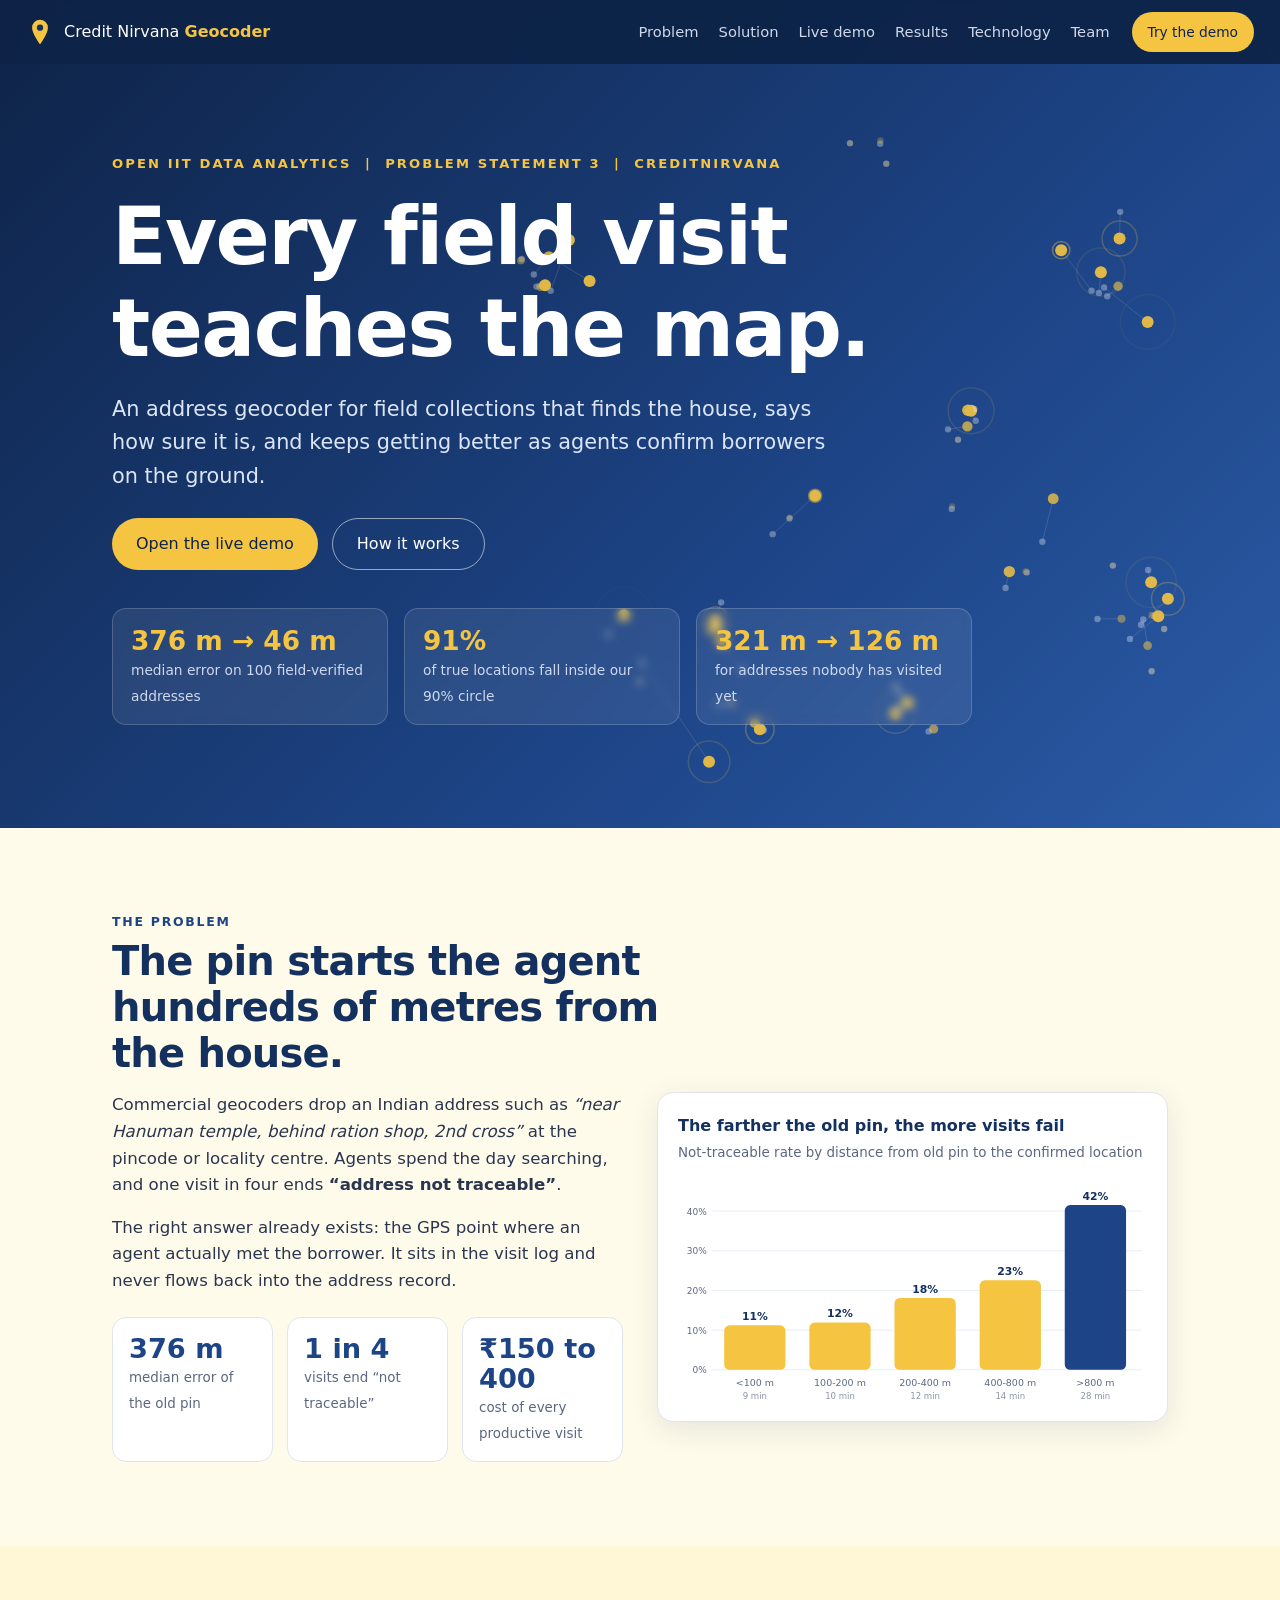
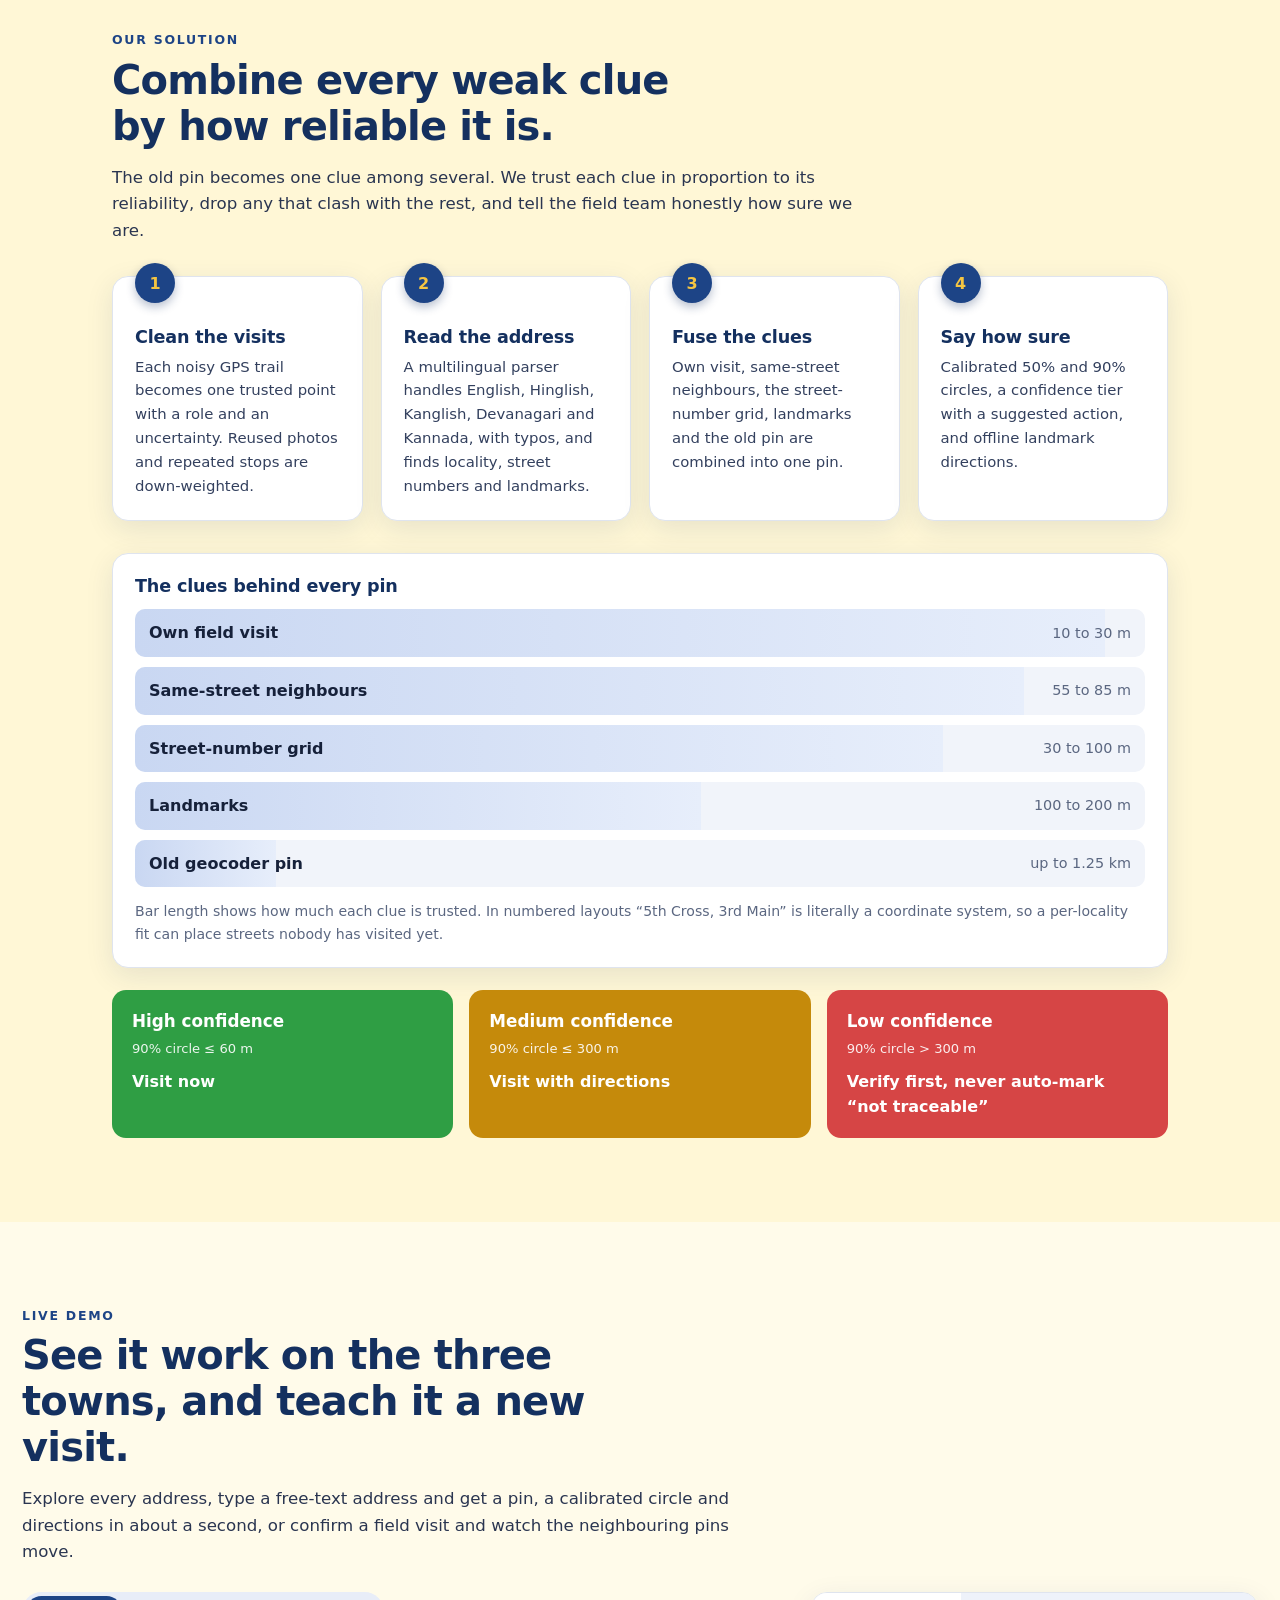
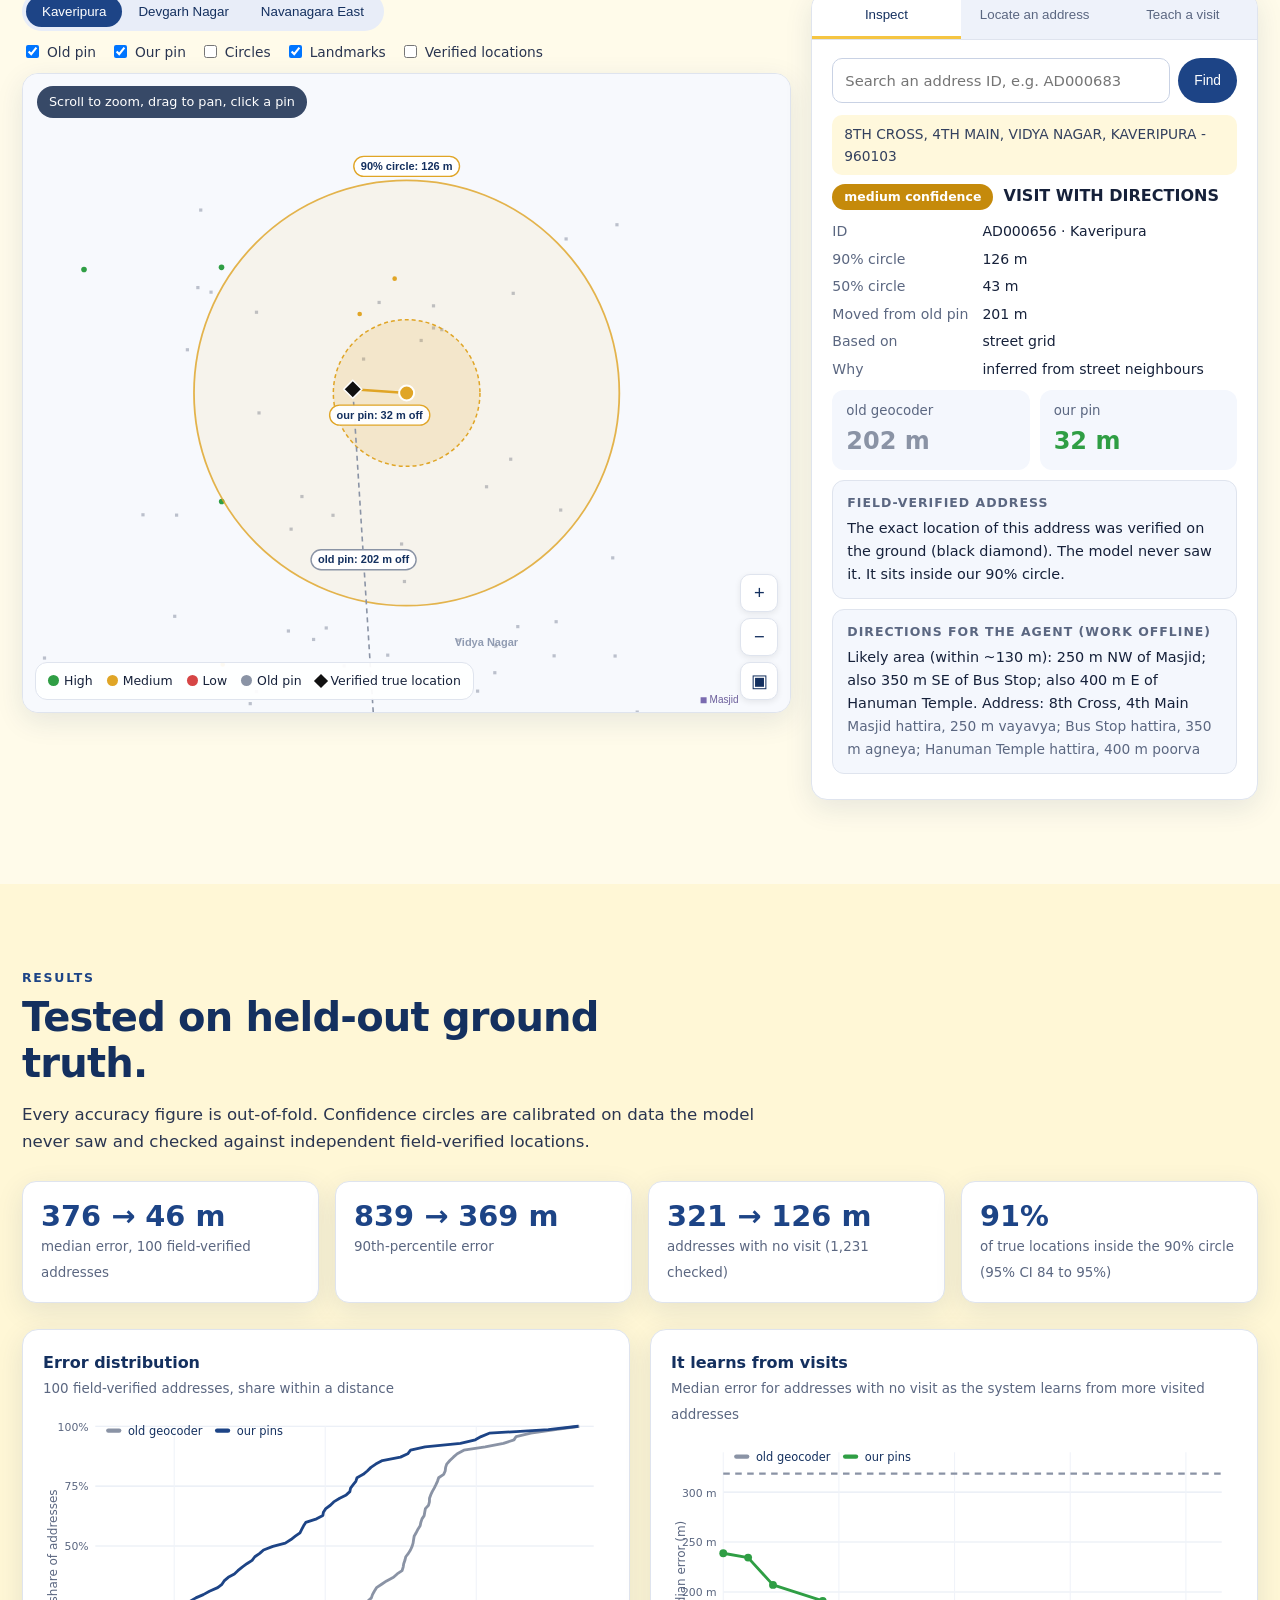
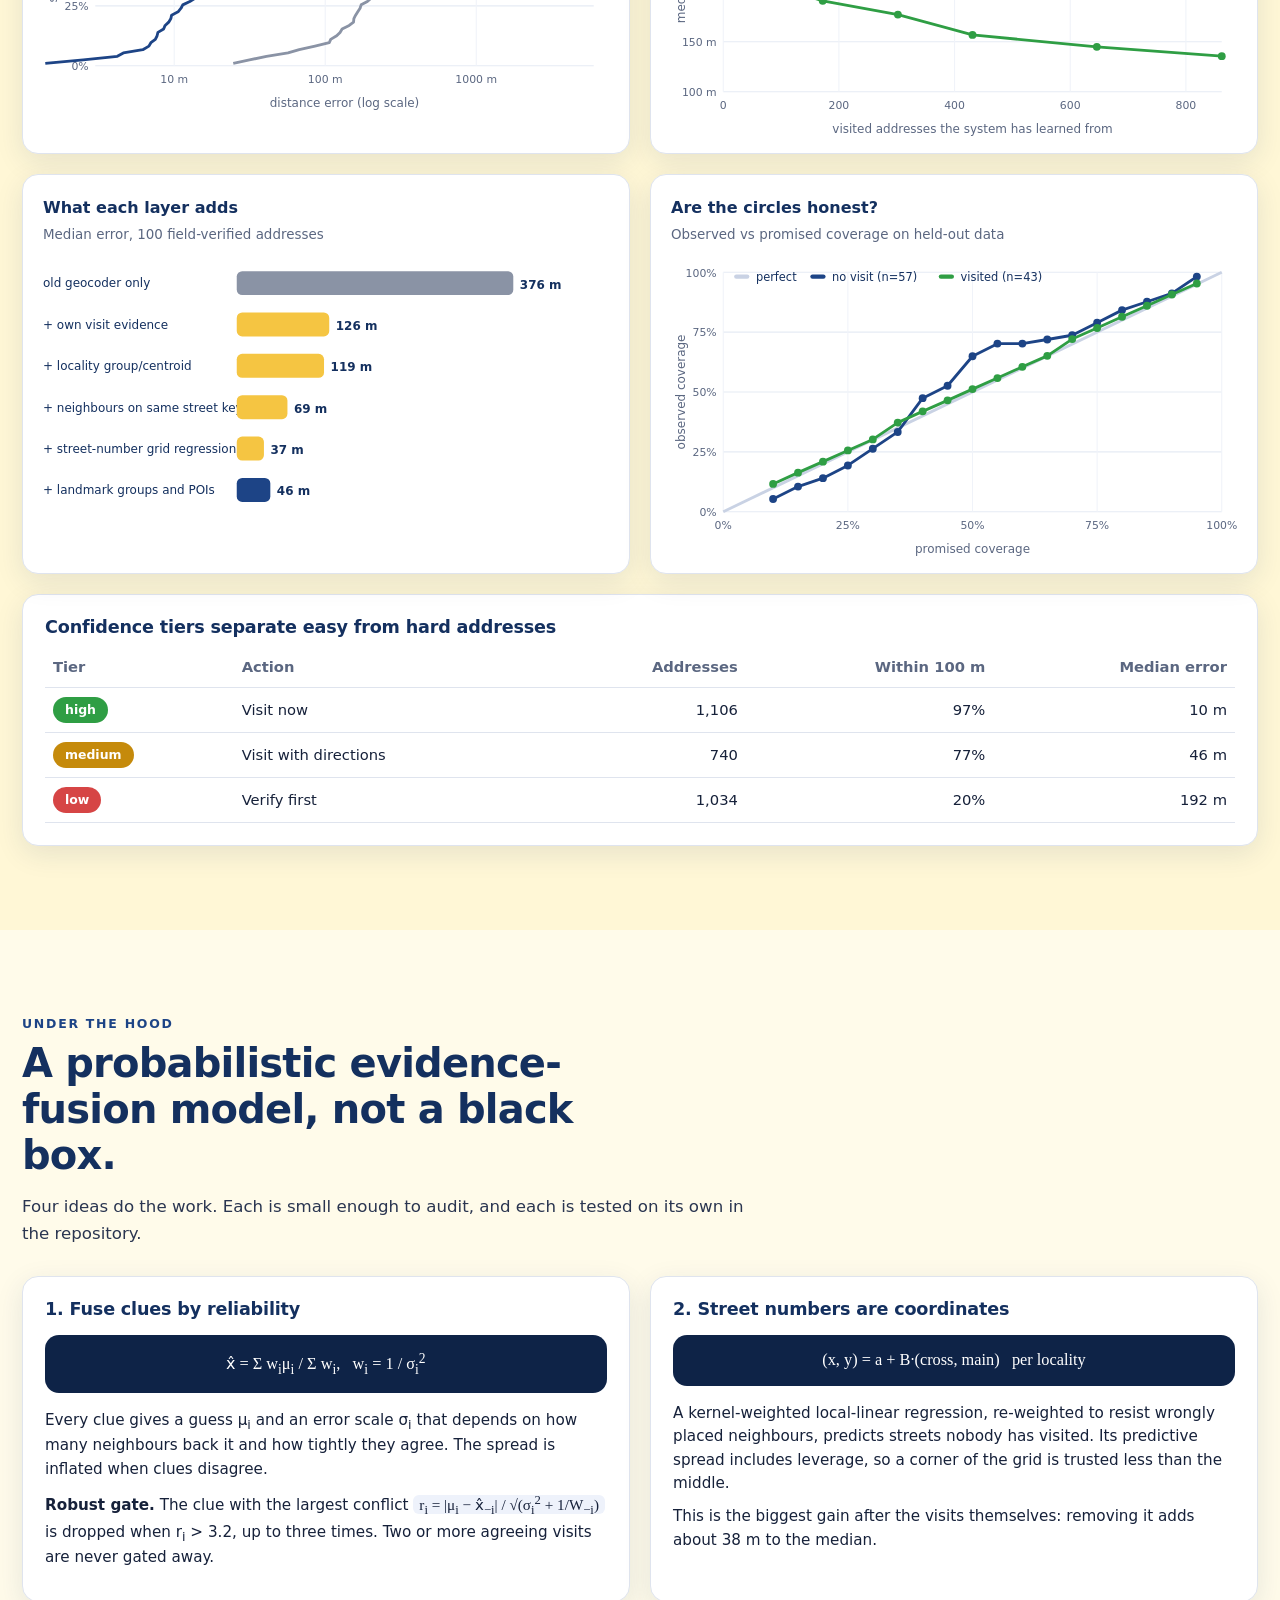
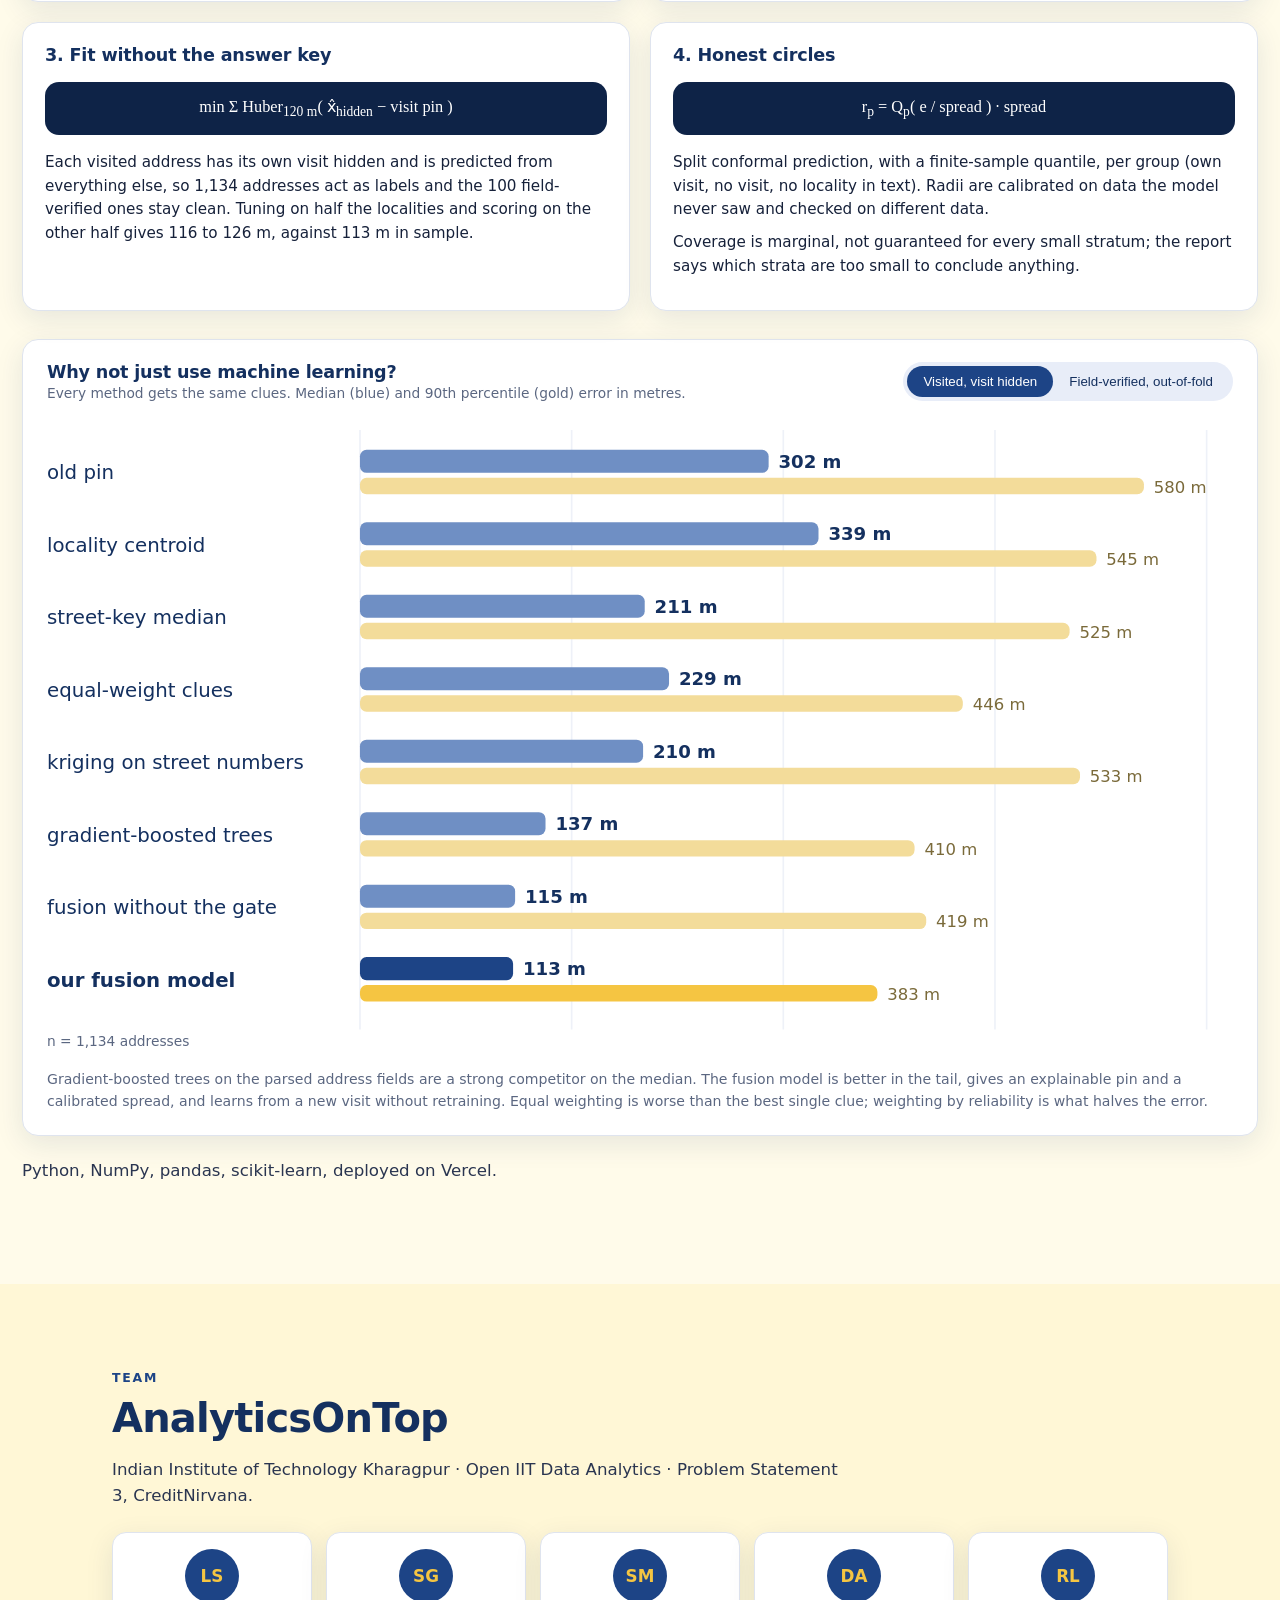
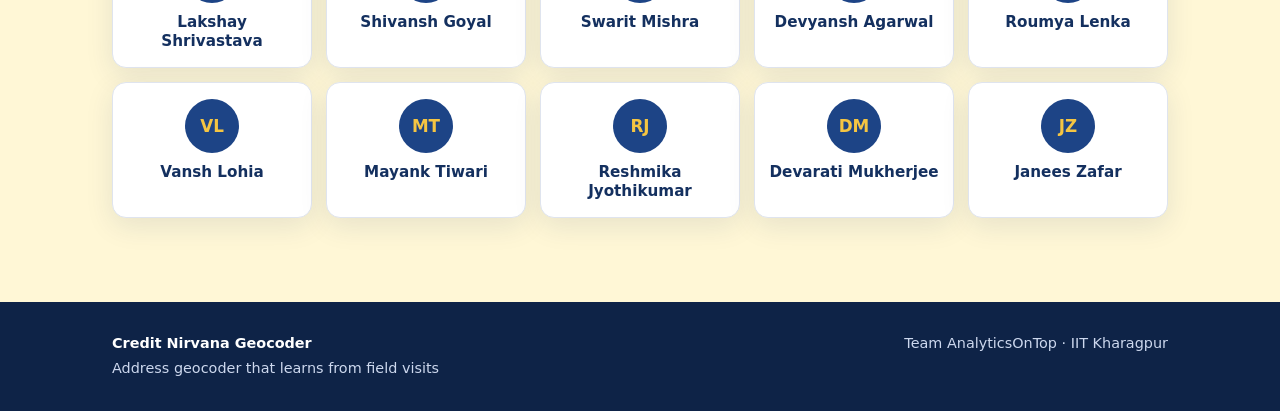
<file: web/public/index.html>
<!doctype html>
<html lang="en">
<head>
<meta charset="utf-8">
<meta name="viewport" content="width=device-width,initial-scale=1">
<title>Credit Nirvana Geocoder | Team AnalyticsOnTop</title>
<meta name="description" content="An address geocoder that learns from field visits: calibrated pins, confidence radii and offline directions for field collections.">
<link rel="icon" href="data:image/svg+xml,%3Csvg xmlns='http://www.w3.org/2000/svg' viewBox='0 0 32 32'%3E%3Cpath d='M16 2a9 9 0 0 0-9 9c0 7 9 19 9 19s9-12 9-19a9 9 0 0 0-9-9z' fill='%231d4486'/%3E%3Ccircle cx='16' cy='11' r='3.6' fill='%23f5c542'/%3E%3C/svg%3E">
<link rel="stylesheet" href="styles.css">
</head>
<body>

<header class="nav" id="top">
  <a class="brand" href="#top" aria-label="Credit Nirvana Geocoder">
    <svg viewBox="0 0 32 32" width="28" height="28" aria-hidden="true"><path d="M16 2a9 9 0 0 0-9 9c0 7 9 19 9 19s9-12 9-19a9 9 0 0 0-9-9z" fill="#f5c542"/><circle cx="16" cy="11" r="3.6" fill="#14305f"/></svg>
    <span>Credit Nirvana <b>Geocoder</b></span>
  </a>
  <nav class="links" aria-label="Sections">
    <a href="#problem">Problem</a><a href="#solution">Solution</a><a href="#demo">Live demo</a><a href="#results">Results</a><a href="#tech">Technology</a><a href="#team">Team</a>
  </nav>
  <a class="btn gold small" href="#demo">Try the demo</a>
</header>

<main>
<!-- ============================================================ HERO -->
<section class="hero">
  <canvas id="heroCanvas" aria-hidden="true"></canvas>
  <div class="hero-inner">
    <p class="eyebrow">Open IIT Data Analytics &nbsp;|&nbsp; Problem Statement 3 &nbsp;|&nbsp; CreditNirvana</p>
    <h1>Every field visit<br>teaches the map.</h1>
    <p class="lead">An address geocoder for field collections that finds the house, says how sure it is, and keeps getting better as agents confirm borrowers on the ground.</p>
    <div class="cta">
      <a class="btn gold" href="#demo">Open the live demo</a>
      <a class="btn ghost" href="#solution">How it works</a>
    </div>
    <ul class="kpis" id="heroKpis">
      <li><b>376 m &rarr; 46 m</b><span>median error on 100 field-verified addresses</span></li>
      <li><b>91%</b><span>of true locations fall inside our 90% circle</span></li>
      <li><b>321 m &rarr; 126 m</b><span>for addresses nobody has visited yet</span></li>
    </ul>
  </div>
</section>

<!-- ============================================================ PROBLEM -->
<section id="problem" class="section">
  <div class="wrap">
    <p class="kicker">The problem</p>
    <h2>The pin starts the agent hundreds of metres from the house.</h2>
    <div class="two">
      <div>
        <p class="body">Commercial geocoders drop an Indian address such as <em>&ldquo;near Hanuman temple, behind ration shop, 2nd cross&rdquo;</em> at the pincode or locality centre. Agents spend the day searching, and one visit in four ends <b>&ldquo;address not traceable&rdquo;</b>.</p>
        <p class="body">The right answer already exists: the GPS point where an agent actually met the borrower. It sits in the visit log and never flows back into the address record.</p>
        <div class="stat-row">
          <div class="stat"><b>376 m</b><span>median error of the old pin</span></div>
          <div class="stat"><b>1 in 4</b><span>visits end &ldquo;not traceable&rdquo;</span></div>
          <div class="stat"><b>&#8377;150 to 400</b><span>cost of every productive visit</span></div>
        </div>
      </div>
      <figure class="card chart-card">
        <figcaption><b>The farther the old pin, the more visits fail</b><span>Not-traceable rate by distance from old pin to the confirmed location</span></figcaption>
        <div id="chartImpact" class="chart"></div>
      </figure>
    </div>
  </div>
</section>

<!-- ============================================================ SOLUTION -->
<section id="solution" class="section tint">
  <div class="wrap">
    <p class="kicker">Our solution</p>
    <h2>Combine every weak clue by how reliable it is.</h2>
    <p class="body narrow">The old pin becomes one clue among several. We trust each clue in proportion to its reliability, drop any that clash with the rest, and tell the field team honestly how sure we are.</p>

    <div class="steps">
      <article class="card step"><span class="num">1</span><h3>Clean the visits</h3><p>Each noisy GPS trail becomes one trusted point with a role and an uncertainty. Reused photos and repeated stops are down-weighted.</p></article>
      <article class="card step"><span class="num">2</span><h3>Read the address</h3><p>A multilingual parser handles English, Hinglish, Kanglish, Devanagari and Kannada, with typos, and finds locality, street numbers and landmarks.</p></article>
      <article class="card step"><span class="num">3</span><h3>Fuse the clues</h3><p>Own visit, same-street neighbours, the street-number grid, landmarks and the old pin are combined into one pin.</p></article>
      <article class="card step"><span class="num">4</span><h3>Say how sure</h3><p>Calibrated 50% and 90% circles, a confidence tier with a suggested action, and offline landmark directions.</p></article>
    </div>

    <div class="clues card">
      <h3>The clues behind every pin</h3>
      <div class="clue-grid">
        <div class="clue"><i style="--w:96%"></i><b>Own field visit</b><span>10 to 30 m</span></div>
        <div class="clue"><i style="--w:88%"></i><b>Same-street neighbours</b><span>55 to 85 m</span></div>
        <div class="clue"><i style="--w:80%"></i><b>Street-number grid</b><span>30 to 100 m</span></div>
        <div class="clue"><i style="--w:56%"></i><b>Landmarks</b><span>100 to 200 m</span></div>
        <div class="clue"><i style="--w:14%"></i><b>Old geocoder pin</b><span>up to 1.25 km</span></div>
      </div>
      <p class="note">Bar length shows how much each clue is trusted. In numbered layouts &ldquo;5th Cross, 3rd Main&rdquo; is literally a coordinate system, so a per-locality fit can place streets nobody has visited yet.</p>
    </div>

    <div class="tiers">
      <div class="tier t-h"><b>High confidence</b><span>90% circle &le; 60 m</span><p>Visit now</p></div>
      <div class="tier t-m"><b>Medium confidence</b><span>90% circle &le; 300 m</span><p>Visit with directions</p></div>
      <div class="tier t-l"><b>Low confidence</b><span>90% circle &gt; 300 m</span><p>Verify first, never auto-mark &ldquo;not traceable&rdquo;</p></div>
    </div>
  </div>
</section>

<!-- ============================================================ LIVE DEMO -->
<section id="demo" class="section">
  <div class="wrap wide">
    <p class="kicker">Live demo</p>
    <h2>See it work on the three towns, and teach it a new visit.</h2>
    <p class="body narrow">Explore every address, type a free-text address and get a pin, a calibrated circle and directions in about a second, or confirm a field visit and watch the neighbouring pins move.</p>

    <div class="demo">
      <div class="map-col">
        <div class="map-bar">
          <div class="seg" id="townTabs" role="tablist" aria-label="Town"></div>
          <div class="toggles">
            <label><input type="checkbox" id="lOld" checked> Old pin</label>
            <label><input type="checkbox" id="lNew" checked> Our pin</label>
            <label><input type="checkbox" id="lCirc"> Circles</label>
            <label><input type="checkbox" id="lLm" checked> Landmarks</label>
            <label title="100 addresses whose exact location was verified on the ground. The model never sees it; it is used only to grade the pins."><input type="checkbox" id="lTruth"> Verified locations</label>
          </div>
        </div>
        <div class="map-wrap">
          <canvas id="map" tabindex="0" aria-label="Interactive map of addresses"></canvas>
          <div class="map-hint" id="mapHint">Scroll to zoom, drag to pan, click a pin</div>
          <div class="legend">
            <span><i class="d g"></i>High</span><span><i class="d a"></i>Medium</span><span><i class="d r"></i>Low</span>
            <span><i class="d o"></i>Old pin</span><span><i class="dm"></i>Verified true location</span>
          </div>
          <div class="mapbtns"><button id="zoomIn" aria-label="Zoom in">+</button><button id="zoomOut" aria-label="Zoom out">&minus;</button><button id="zoomFit" aria-label="Fit to town" title="Fit to town">&#9635;</button></div>
        </div>
      </div>

      <aside class="panel card">
        <div class="tabs" role="tablist">
          <button class="tab on" data-tab="inspect" role="tab">Inspect</button>
          <button class="tab" data-tab="locate" role="tab">Locate an address</button>
          <button class="tab" data-tab="teach" role="tab">Teach a visit</button>
        </div>

        <div class="tabpane on" id="pane-inspect">
          <div class="search"><input id="searchId" type="search" placeholder="Search an address ID, e.g. AD000683" aria-label="Search address ID"><button class="btn small" id="searchGo">Find</button></div>
          <div id="inspectBody"></div>
        </div>

        <div class="tabpane" id="pane-locate">
          <p class="muted">Type any address in the supplied towns. The commercial geocoder would drop it at the locality centre; we do better.</p>
          <label class="field">Town
            <select id="locTown"></select>
          </label>
          <label class="field">Address
            <textarea id="locText" rows="3" maxlength="300" placeholder="e.g. 159/2, 3rd Cross, 8th Main, opposite PDS Shop, Vidya Nagar, Kaveripura - 960104"></textarea>
          </label>
          <div class="chips" id="locExamples"></div>
          <button class="btn gold block" id="locGo">Locate</button>
          <div id="locBody" aria-live="polite"></div>
        </div>

        <div class="tabpane" id="pane-teach">
          <p class="muted">Confirm the borrower at a spot and see every unvisited neighbour on the same street re-estimate, with no retraining.</p>
          <div class="chips" id="teachScenarios"></div>
          <p class="muted small" id="teachPick">Or select an address in <b>Inspect</b>, then click the map to place the visit.</p>
          <button class="btn gold block" id="teachGo" disabled>Log this visit</button>
          <div id="teachBody" aria-live="polite"></div>
        </div>
      </aside>
    </div>
  </div>
</section>

<!-- ============================================================ RESULTS -->
<section id="results" class="section tint">
  <div class="wrap wide">
    <p class="kicker">Results</p>
    <h2>Tested on held-out ground truth.</h2>
    <p class="body narrow">Every accuracy figure is out-of-fold. Confidence circles are calibrated on data the model never saw and checked against independent field-verified locations.</p>
    <div class="metric-row" id="metricRow"></div>
    <div class="grid2">
      <figure class="card chart-card"><figcaption><b>Error distribution</b><span>100 field-verified addresses, share within a distance</span></figcaption><div id="chartCdf" class="chart"></div></figure>
      <figure class="card chart-card"><figcaption><b>It learns from visits</b><span>Median error for addresses with no visit as the system learns from more visited addresses</span></figcaption><div id="chartLearn" class="chart"></div></figure>
      <figure class="card chart-card"><figcaption><b>What each layer adds</b><span>Median error, 100 field-verified addresses</span></figcaption><div id="chartAblation" class="chart"></div></figure>
      <figure class="card chart-card"><figcaption><b>Are the circles honest?</b><span>Observed vs promised coverage on held-out data</span></figcaption><div id="chartRel" class="chart"></div></figure>
    </div>
    <div class="card tier-card"><h3>Confidence tiers separate easy from hard addresses</h3><div id="tierTable"></div></div>
  </div>
</section>

<!-- ============================================================ TECHNOLOGY -->
<section id="tech" class="section">
  <div class="wrap wide">
    <p class="kicker">Under the hood</p>
    <h2>A probabilistic evidence-fusion model, not a black box.</h2>
    <p class="body narrow">Four ideas do the work. Each is small enough to audit, and each is tested on its own in the repository.</p>
    <div class="tech-grid">
      <article class="card tech">
        <h3>1. Fuse clues by reliability</h3>
        <div class="formula">x&#770; = &Sigma; w<sub>i</sub>&mu;<sub>i</sub> / &Sigma; w<sub>i</sub>, &nbsp; w<sub>i</sub> = 1 / &sigma;<sub>i</sub><sup>2</sup></div>
        <p>Every clue gives a guess &mu;<sub>i</sub> and an error scale &sigma;<sub>i</sub> that depends on how many neighbours back it and how tightly they agree. The spread is inflated when clues disagree.</p>
        <p><b>Robust gate.</b> The clue with the largest conflict <span class="mono">r<sub>i</sub> = |&mu;<sub>i</sub> &minus; x&#770;<sub>&minus;i</sub>| / &radic;(&sigma;<sub>i</sub><sup>2</sup> + 1/W<sub>&minus;i</sub>)</span> is dropped when r<sub>i</sub> &gt; 3.2, up to three times. Two or more agreeing visits are never gated away.</p>
      </article>
      <article class="card tech">
        <h3>2. Street numbers are coordinates</h3>
        <div class="formula">(x, y) = a + B&middot;(cross, main) &nbsp; per locality</div>
        <p>A kernel-weighted local-linear regression, re-weighted to resist wrongly placed neighbours, predicts streets nobody has visited. Its predictive spread includes leverage, so a corner of the grid is trusted less than the middle.</p>
        <p>This is the biggest gain after the visits themselves: removing it adds about 38 m to the median.</p>
      </article>
      <article class="card tech">
        <h3>3. Fit without the answer key</h3>
        <div class="formula">min &Sigma; Huber<sub>120 m</sub>( x&#770;<sub>hidden</sub> &minus; visit pin )</div>
        <p>Each visited address has its own visit hidden and is predicted from everything else, so 1,134 addresses act as labels and the 100 field-verified ones stay clean. Tuning on half the localities and scoring on the other half gives 116 to 126 m, against 113 m in sample.</p>
      </article>
      <article class="card tech">
        <h3>4. Honest circles</h3>
        <div class="formula">r<sub>p</sub> = Q<sub>p</sub>( e / spread ) &middot; spread</div>
        <p>Split conformal prediction, with a finite-sample quantile, per group (own visit, no visit, no locality in text). Radii are calibrated on data the model never saw and checked on different data.</p>
        <p>Coverage is marginal, not guaranteed for every small stratum; the report says which strata are too small to conclude anything.</p>
      </article>
    </div>

    <div class="card bench">
      <div class="bench-head">
        <div><h3>Why not just use machine learning?</h3><p class="muted small">Every method gets the same clues. Median (blue) and 90th percentile (gold) error in metres.</p></div>
        <div class="seg" id="benchTabs" role="tablist" aria-label="Test set"><button class="on" data-set="visited">Visited, visit hidden</button><button data-set="surveyed">Field-verified, out-of-fold</button></div>
      </div>
      <div id="chartBench" class="chart"></div>
      <p class="note">Gradient-boosted trees on the parsed address fields are a strong competitor on the median. The fusion model is better in the tail, gives an explainable pin and a calibrated spread, and learns from a new visit without retraining. Equal weighting is worse than the best single clue; weighting by reliability is what halves the error.</p>
    </div>

    <p class="body narrow tech-links">Python, NumPy, pandas, scikit-learn, deployed on Vercel.</p>
  </div>
</section>

<!-- ============================================================ TEAM -->
<section id="team" class="section tint">
  <div class="wrap">
    <p class="kicker">Team</p>
    <h2>AnalyticsOnTop</h2>
    <p class="body narrow">Indian Institute of Technology Kharagpur &middot; Open IIT Data Analytics &middot; Problem Statement 3, CreditNirvana.</p>
    <div class="team" id="teamGrid"></div>
  </div>
</section>
</main>

<footer class="foot">
  <div class="wrap foot-in">
    <div><b>Credit Nirvana Geocoder</b><span>Address geocoder that learns from field visits</span></div>
    <div><span>Team AnalyticsOnTop &middot; IIT Kharagpur</span></div>
  </div>
</footer>

<script src="app.js" defer></script>
</body>
</html>
</file>
<file: web/public/styles.css>
:root{
  --navy:#1d4486;--navy-d:#14305f;--navy-dd:#0e2347;--gold:#f5c542;--gold-d:#e0a900;--cream:#fffbea;--cream-2:#fdf3cf;
  --ink:#16213a;--mute:#5b6781;--line:#dfe4ee;--card:#ffffff;--green:#2f9e44;--amber:#e0a526;--red:#d64545;--orange:#f08c3c;--grey:#8a93a5;
  --radius:16px;--shadow:0 8px 28px rgba(20,48,95,.10);
}
*{box-sizing:border-box}
html{scroll-behavior:smooth;scroll-padding-top:72px}
body{margin:0;font:16px/1.6 "Inter","Segoe UI",system-ui,-apple-system,Roboto,Arial,sans-serif;color:var(--ink);background:var(--cream);-webkit-font-smoothing:antialiased}
h1,h2,h3{line-height:1.15;margin:0;color:var(--navy-d);letter-spacing:-.02em}
h2{font-size:clamp(1.7rem,3.4vw,2.5rem);margin:.25rem 0 1rem;max-width:22ch}
h3{font-size:1.1rem;margin-bottom:.5rem;letter-spacing:-.01em}
p{margin:0 0 1rem}
a{color:var(--navy)}
.muted{color:var(--mute)}.small{font-size:.86rem}
.wrap{max-width:1100px;margin:0 auto;padding:0 22px}.wrap.wide{max-width:1280px}
.section{padding:84px 0}.tint{background:#fff7d6}
.kicker{font-weight:700;text-transform:uppercase;letter-spacing:.14em;font-size:.78rem;color:var(--navy);margin-bottom:.4rem}
.body{color:#2a3550;font-size:1.04rem}.body.narrow{max-width:70ch}
.two{display:grid;grid-template-columns:1fr 1fr;gap:34px;align-items:start}
.grid2{display:grid;grid-template-columns:1fr 1fr;gap:20px}
.card{background:var(--card);border:1px solid var(--line);border-radius:var(--radius);box-shadow:var(--shadow);padding:22px}

/* nav */
.nav{position:fixed;inset:0 0 auto 0;z-index:50;display:flex;align-items:center;gap:22px;padding:12px 26px;background:rgba(14,35,71,.92);backdrop-filter:blur(8px);color:#fff}
.brand{display:flex;align-items:center;gap:10px;color:#fff;text-decoration:none;font-weight:500}
.brand b{color:var(--gold)}
.links{display:flex;gap:20px;margin-left:auto}
.links a{color:#cfd8ea;text-decoration:none;font-size:.92rem}.links a:hover{color:#fff}
.btn{display:inline-flex;align-items:center;justify-content:center;gap:8px;border:0;border-radius:999px;padding:12px 24px;font:600 .95rem/1 inherit;cursor:pointer;text-decoration:none;background:var(--navy);color:#fff;transition:.15s transform,.15s box-shadow,.15s background}
.btn:hover{transform:translateY(-1px);box-shadow:0 6px 18px rgba(20,48,95,.25)}
.btn.gold{background:var(--gold);color:var(--navy-dd)}.btn.gold:hover{background:#ffd45c}
.btn.ghost{background:transparent;color:#fff;border:1.5px solid rgba(255,255,255,.55)}
.btn.small{padding:9px 16px;font-size:.86rem}.btn.block{width:100%}
.btn:disabled{opacity:.45;cursor:not-allowed;transform:none;box-shadow:none}

/* hero */
.hero{position:relative;min-height:92vh;display:flex;align-items:center;background:linear-gradient(135deg,var(--navy-dd),var(--navy) 62%,#2b5ba6);color:#fff;overflow:hidden;padding-top:70px}
#heroCanvas{position:absolute;inset:0;width:100%;height:100%;opacity:.9}
.hero-inner{position:relative;max-width:1100px;margin:0 auto;padding:40px 22px 60px;width:100%}
.eyebrow{font-size:.82rem;letter-spacing:.16em;text-transform:uppercase;color:var(--gold);font-weight:700;margin-bottom:1.1rem}
.hero h1{color:#fff;font-size:clamp(2.6rem,7vw,5rem);margin-bottom:1.1rem}
.lead{font-size:clamp(1.05rem,1.8vw,1.3rem);max-width:56ch;color:#dbe5f6}
.cta{display:flex;gap:14px;flex-wrap:wrap;margin:1.6rem 0 2.4rem}
.kpis{display:grid;grid-template-columns:repeat(3,minmax(0,1fr));gap:16px;list-style:none;padding:0;margin:0;max-width:860px}
.kpis li{background:rgba(255,255,255,.08);border:1px solid rgba(255,255,255,.18);border-radius:14px;padding:16px 18px;backdrop-filter:blur(4px)}
.kpis b{display:block;font-size:1.65rem;color:var(--gold);line-height:1.2}
.kpis span{font-size:.86rem;color:#cfd9ee}

/* problem */
.stat-row{display:grid;grid-template-columns:repeat(3,1fr);gap:14px;margin-top:1.4rem}
.stat{background:#fff;border:1px solid var(--line);border-radius:14px;padding:16px}
.stat b{display:block;font-size:1.7rem;color:var(--navy);line-height:1.1}.stat span{font-size:.84rem;color:var(--mute)}
.chart-card{padding:20px 20px 12px;margin:0}
.chart-card figcaption b{display:block;color:var(--navy-d)}.chart-card figcaption span{font-size:.84rem;color:var(--mute)}
.chart{margin-top:10px}.chart svg{width:100%;height:auto;display:block}

/* solution */
.steps{display:grid;grid-template-columns:repeat(4,1fr);gap:18px;margin:2rem 0}
.step{position:relative;padding-top:50px}.step p{font-size:.93rem;color:#33405e;margin:0}
.num{position:absolute;top:-14px;left:22px;width:40px;height:40px;border-radius:50%;background:var(--navy);color:var(--gold);display:grid;place-items:center;font-weight:800;box-shadow:0 4px 10px rgba(20,48,95,.3)}
.clues{margin-bottom:22px}
.clue-grid{display:grid;gap:10px;margin:.8rem 0}
.clue{position:relative;display:flex;justify-content:space-between;align-items:center;padding:11px 14px;border-radius:10px;background:#f1f4fa;overflow:hidden}
.clue i{position:absolute;inset:0 auto 0 0;width:var(--w);background:linear-gradient(90deg,#c9d7f2,#e7eefb)}
.clue b,.clue span{position:relative}.clue span{color:var(--mute);font-size:.9rem}
.note{font-size:.88rem;color:var(--mute);margin:.4rem 0 0}
.tiers{display:grid;grid-template-columns:repeat(3,1fr);gap:16px}
.tier{border-radius:14px;padding:18px 20px;color:#fff}
.tier b{display:block;font-size:1.05rem}.tier span{font-size:.82rem;opacity:.9}.tier p{margin:.5rem 0 0;font-weight:600}
.t-h{background:var(--green)}.t-m{background:#c58a0b}.t-l{background:var(--red)}

/* demo */
.demo{display:grid;grid-template-columns:minmax(0,1.55fr) minmax(340px,.9fr);gap:20px;margin-top:1.6rem;align-items:start}
.map-bar{display:flex;flex-wrap:wrap;gap:10px 18px;align-items:center;justify-content:space-between;margin-bottom:10px}
.seg{display:inline-flex;background:#e8edf8;border-radius:999px;padding:4px}
.seg button{border:0;background:transparent;padding:8px 16px;border-radius:999px;font:600 .88rem inherit;color:var(--navy-d);cursor:pointer}
.seg button.on{background:var(--navy);color:#fff}
.toggles{display:flex;flex-wrap:wrap;gap:6px 14px;font-size:.86rem;color:#2a3550}.toggles label{display:flex;align-items:center;gap:5px;cursor:pointer}
.map-wrap{position:relative;border-radius:var(--radius);overflow:hidden;border:1px solid var(--line);box-shadow:var(--shadow);background:#fbfcff;height:640px}
#map{display:block;width:100%;height:100%;cursor:grab;outline:none}
.map-hint{position:absolute;left:14px;top:12px;background:rgba(14,35,71,.82);color:#fff;font-size:.8rem;padding:6px 12px;border-radius:999px;pointer-events:none}
.legend{position:absolute;left:12px;bottom:12px;display:flex;flex-wrap:wrap;gap:6px 14px;background:rgba(255,255,255,.94);border:1px solid var(--line);border-radius:12px;padding:8px 12px;font-size:.78rem}
.legend span{display:flex;align-items:center;gap:5px}
.d{display:inline-block;width:11px;height:11px;border-radius:50%}.d.g{background:var(--green)}.d.a{background:var(--amber)}.d.r{background:var(--red)}.d.o{background:var(--grey)}
.dm{display:inline-block;width:10px;height:10px;background:#111;transform:rotate(45deg)}
.mapbtns{position:absolute;right:12px;bottom:12px;display:flex;flex-direction:column;gap:6px}
.mapbtns button{width:38px;height:38px;border-radius:10px;border:1px solid var(--line);background:#fff;font-size:1.15rem;cursor:pointer;color:var(--navy-d);box-shadow:0 2px 6px rgba(0,0,0,.08)}
.mapbtns button:hover{background:#eef3fc}
.panel{padding:0;overflow:hidden;position:sticky;top:76px;max-height:calc(100vh - 92px);display:flex;flex-direction:column}
.tabs{display:flex;background:#eef2fa;border-bottom:1px solid var(--line)}
.tab{flex:1;border:0;background:transparent;padding:14px 8px;font:700 .86rem inherit;color:var(--mute);cursor:pointer;border-bottom:3px solid transparent}
.tab.on{color:var(--navy-d);background:#fff;border-bottom-color:var(--gold)}
.tabpane{display:none;padding:18px 20px 22px;overflow:auto}.tabpane.on{display:block}
.search{display:flex;gap:8px;margin-bottom:12px}
input[type=search],select,textarea{width:100%;font:inherit;font-size:.92rem;padding:10px 12px;border:1px solid #c9d2e4;border-radius:10px;background:#fff;color:var(--ink)}
textarea{resize:vertical}
input:focus,select:focus,textarea:focus{outline:2px solid var(--gold);border-color:var(--navy)}
.field{display:block;font-weight:600;font-size:.85rem;margin-bottom:10px;color:var(--navy-d)}.field select,.field textarea{margin-top:5px;font-weight:400}
.chips{display:flex;flex-wrap:wrap;gap:6px;margin:6px 0 12px}
.chip{border:1px solid #c9d2e4;background:#fff;border-radius:12px;padding:7px 12px;font:600 .78rem inherit;color:var(--navy-d);cursor:pointer;text-align:left;max-width:100%;overflow:hidden;text-overflow:ellipsis;white-space:nowrap}
.chip:hover{background:var(--cream-2);border-color:var(--gold-d)}.chip small{display:block;font-weight:400;color:var(--mute);font-size:.72rem}
.pill{display:inline-block;padding:3px 12px;border-radius:999px;color:#fff;font-size:.78rem;font-weight:700}
.pill.high{background:var(--green)}.pill.medium{background:#c58a0b}.pill.low{background:var(--red)}
.kv{display:grid;grid-template-columns:auto 1fr;gap:5px 14px;font-size:.88rem;margin:10px 0}.kv span:nth-child(odd){color:var(--mute)}
.box{background:#f4f7fd;border:1px solid var(--line);border-radius:12px;padding:12px 14px;margin:10px 0;font-size:.9rem}
.box h4{margin:0 0 4px;font-size:.78rem;text-transform:uppercase;letter-spacing:.08em;color:var(--mute)}
.compare{display:grid;grid-template-columns:1fr 1fr;gap:10px;margin:10px 0}
.compare div{border-radius:12px;padding:10px 14px;background:#f4f7fd}.compare small{display:block;color:var(--mute)}.compare b{font-size:1.5rem}
.compare .old b{color:var(--grey)}.compare .new b{color:var(--green)}
.addr{font-size:.86rem;color:#33405e;background:#fff8dc;border-radius:10px;padding:8px 12px;margin:8px 0;word-break:break-word}
.tbl{width:100%;border-collapse:collapse;font-size:.82rem}.tbl th,.tbl td{padding:6px 6px;text-align:right;border-bottom:1px solid var(--line)}.tbl th:first-child,.tbl td:first-child{text-align:left}
.tbl th{color:var(--mute);font-weight:600}
.err{color:var(--red);font-size:.9rem;background:#fdecec;border-radius:10px;padding:10px 12px;margin-top:10px}
.spin{display:inline-block;width:15px;height:15px;border:2.5px solid rgba(20,48,95,.25);border-top-color:var(--navy);border-radius:50%;animation:sp .7s linear infinite;vertical-align:-2px;margin-right:8px}
@keyframes sp{to{transform:rotate(360deg)}}

/* results */
.metric-row{display:grid;grid-template-columns:repeat(4,1fr);gap:16px;margin:1.6rem 0}
.metric{background:#fff;border:1px solid var(--line);border-radius:14px;padding:18px;box-shadow:var(--shadow)}
.metric b{display:block;font-size:1.8rem;color:var(--navy);line-height:1.15}.metric span{font-size:.84rem;color:var(--mute)}
.tier-card{margin-top:20px}
.tier-card .tbl td,.tier-card .tbl th{font-size:.92rem;padding:9px 8px}
.chart text{font-family:inherit}

/* technology */
.formula{background:var(--navy-dd);color:#fff;border-radius:14px;padding:18px 22px;font:500 1.15rem/1.4 "Cambria Math","Times New Roman",serif;margin:1rem 0;text-align:center}
.ticks{padding:0;list-style:none}.ticks li{position:relative;padding:0 0 10px 26px;color:#2a3550;font-size:.97rem}
.ticks li:before{content:"";position:absolute;left:3px;top:.55em;width:11px;height:11px;border-radius:50%;background:var(--gold);box-shadow:0 0 0 3px #fbe9a4}
.pipeline{display:flex;flex-direction:column;align-items:stretch;gap:2px;margin:.6rem 0}
.pn{border:1.5px solid var(--navy);border-radius:12px;padding:10px 14px;text-align:center;font-weight:700;color:var(--navy-d);background:#f4f7fd}
.pn small{display:block;font-weight:400;color:var(--mute);font-size:.8rem}
.pn.hl{background:var(--navy);color:#fff}.pn.hl small{color:#cdd8ee}
.pa{text-align:center;color:var(--gold-d);font-size:1.1rem;line-height:1}

/* team */
.team{display:grid;grid-template-columns:repeat(5,1fr);gap:14px;margin-top:1.4rem}
.member{background:#fff;border:1px solid var(--line);border-radius:14px;padding:16px 14px;text-align:center;box-shadow:var(--shadow)}
.avatar{width:54px;height:54px;border-radius:50%;margin:0 auto 10px;background:var(--navy);color:var(--gold);display:grid;place-items:center;font-weight:800;font-size:1.05rem}
.member b{display:block;color:var(--navy-d);font-size:.95rem;line-height:1.25}.member span{font-size:.8rem;color:var(--mute)}

.foot{background:var(--navy-dd);color:#cdd8ee;padding:30px 0;font-size:.9rem}
.foot-in{display:flex;justify-content:space-between;flex-wrap:wrap;gap:18px}.foot-in div{display:flex;flex-direction:column;gap:2px}.foot b{color:#fff}.foot a{color:var(--gold)}

@media (max-width:1000px){
  .two,.grid2,.demo{grid-template-columns:1fr}.steps{grid-template-columns:1fr 1fr}.metric-row{grid-template-columns:1fr 1fr}
  .team{grid-template-columns:repeat(3,1fr)}.panel{position:static;max-height:none}.links{display:none}.nav{justify-content:space-between}
  .map-wrap{height:520px}
}
@media (max-width:520px){.nav{padding:10px 14px;gap:10px}.brand span{font-size:.82rem}.btn.small{padding:8px 12px}}
@media (max-width:600px){
  .kpis,.stat-row,.tiers,.steps{grid-template-columns:1fr}.team{grid-template-columns:1fr 1fr}.metric-row{grid-template-columns:1fr}.section{padding:60px 0}
}
@media (prefers-reduced-motion:reduce){html{scroll-behavior:auto}.btn,.spin{transition:none;animation:none}}

/* technology section */
.tech-grid{display:grid;grid-template-columns:repeat(2,1fr);gap:20px;margin:28px 0}
.tech h3{margin:0 0 6px;color:var(--navy-d)}
.tech p{margin:.6rem 0;line-height:1.55;font-size:.95rem}
.tech .formula{font-size:1.02rem;padding:14px 16px}
.mono{font-family:"Cambria Math","Times New Roman",serif;background:#eef2fb;border-radius:6px;padding:1px 6px;white-space:nowrap}
.bench{padding:22px 24px;margin-top:8px}
.bench h3{margin:0;color:var(--navy-d)}
.bench-head{display:flex;justify-content:space-between;align-items:flex-start;gap:16px;flex-wrap:wrap;margin-bottom:10px}
.bench .chart svg{width:100%;height:auto}
.tech-links{margin-top:22px}
.tech-links a{color:var(--navy);font-weight:600}
@media(max-width:820px){.tech-grid{grid-template-columns:1fr}.bench-head{flex-direction:column}.seg button{padding:8px 11px;font-size:.82rem}}
</file>
